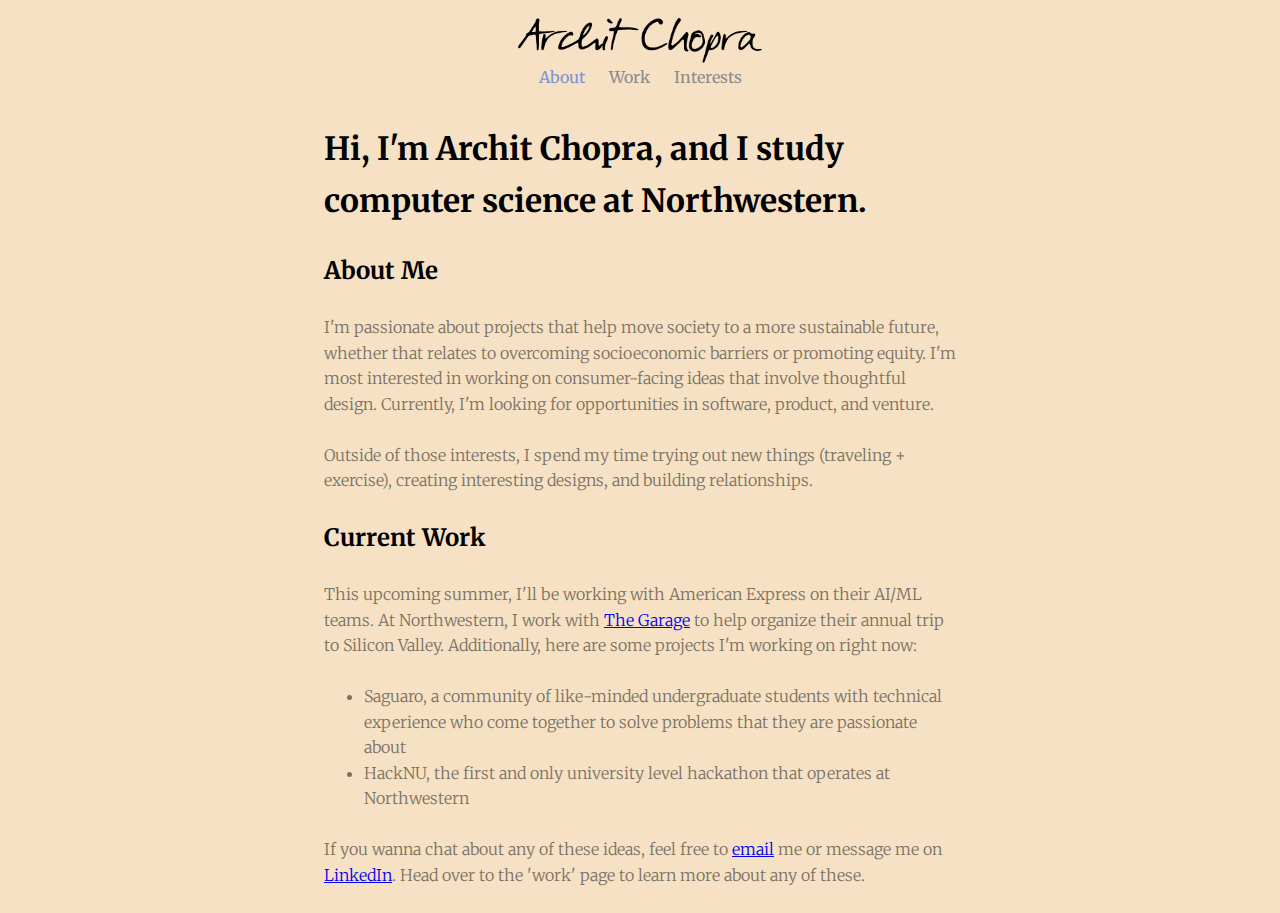
<file: index.html>
<!doctype html>

<html>
    <head>
        <title>Archit Chopra</title>
        <meta charset="utf-8">
        <meta name="viewport" content="width=device-width, initial-scale=1">
        <link rel="stylesheet" href="css/about.css">
        <link href="https://fonts.googleapis.com/css?family=Merriweather&display=swap" rel="stylesheet">
    </head>

    <body>
        <div class="header">
            <img src="Images/Logo.png" height="45">
            <div class="menu">
                <p class="selected">About</p>
                <p>
                    <a href="work.html">Work</a>
                </p>
                <p>
                    <a href="interests.html">Interests</a>
                </p>
                <!-- <p>Contact</p> -->
            </div>
        </div>

        <div class="about">
            <h1>Hi, I'm Archit Chopra, and I study computer science at Northwestern.</h1>
            <div class="me">
                <h2>About Me</h2>
                <p>I'm passionate about projects that help move society to a more
                sustainable future, whether that relates to overcoming socioeconomic
                barriers or promoting equity. I'm most interested in working on
                consumer-facing ideas that involve thoughtful design. Currently, I'm
                looking for opportunities in software, product, and venture.</p>
                <p>Outside of those interests, I spend my time trying out new things
                (traveling + exercise), creating interesting designs, and building
                relationships.</p>

                <h2>Current Work</h2>
                <p>This upcoming summer, I'll be working with American Express on
                their AI/ML teams. At Northwestern, I work with <a href="https://thegarage.northwestern.edu/">
                The Garage</a> to help organize their annual trip to Silicon Valley. Additionally,
                here are some projects I'm working on right now:</p>
                <ul>
                    <li>Saguaro, a community of like-minded undergraduate students with technical
                    experience who come together to solve problems that they are passionate about</li>
                    <li>HackNU, the first and only university level hackathon that operates at
                    Northwestern</li>
                </ul>
                <p>If you wanna chat about any of these ideas, feel free to
                <a href="mailto:ArchitChopra2022@u.northwestern.edu">email</a> me or message me on
                <a href="https://www.linkedin.com/in/archit-chopra-643886152/">LinkedIn</a>. Head over
                to the 'work' page to learn more about any of these.</p>
            </div>
        </div>
    </body>
</html>
</file>
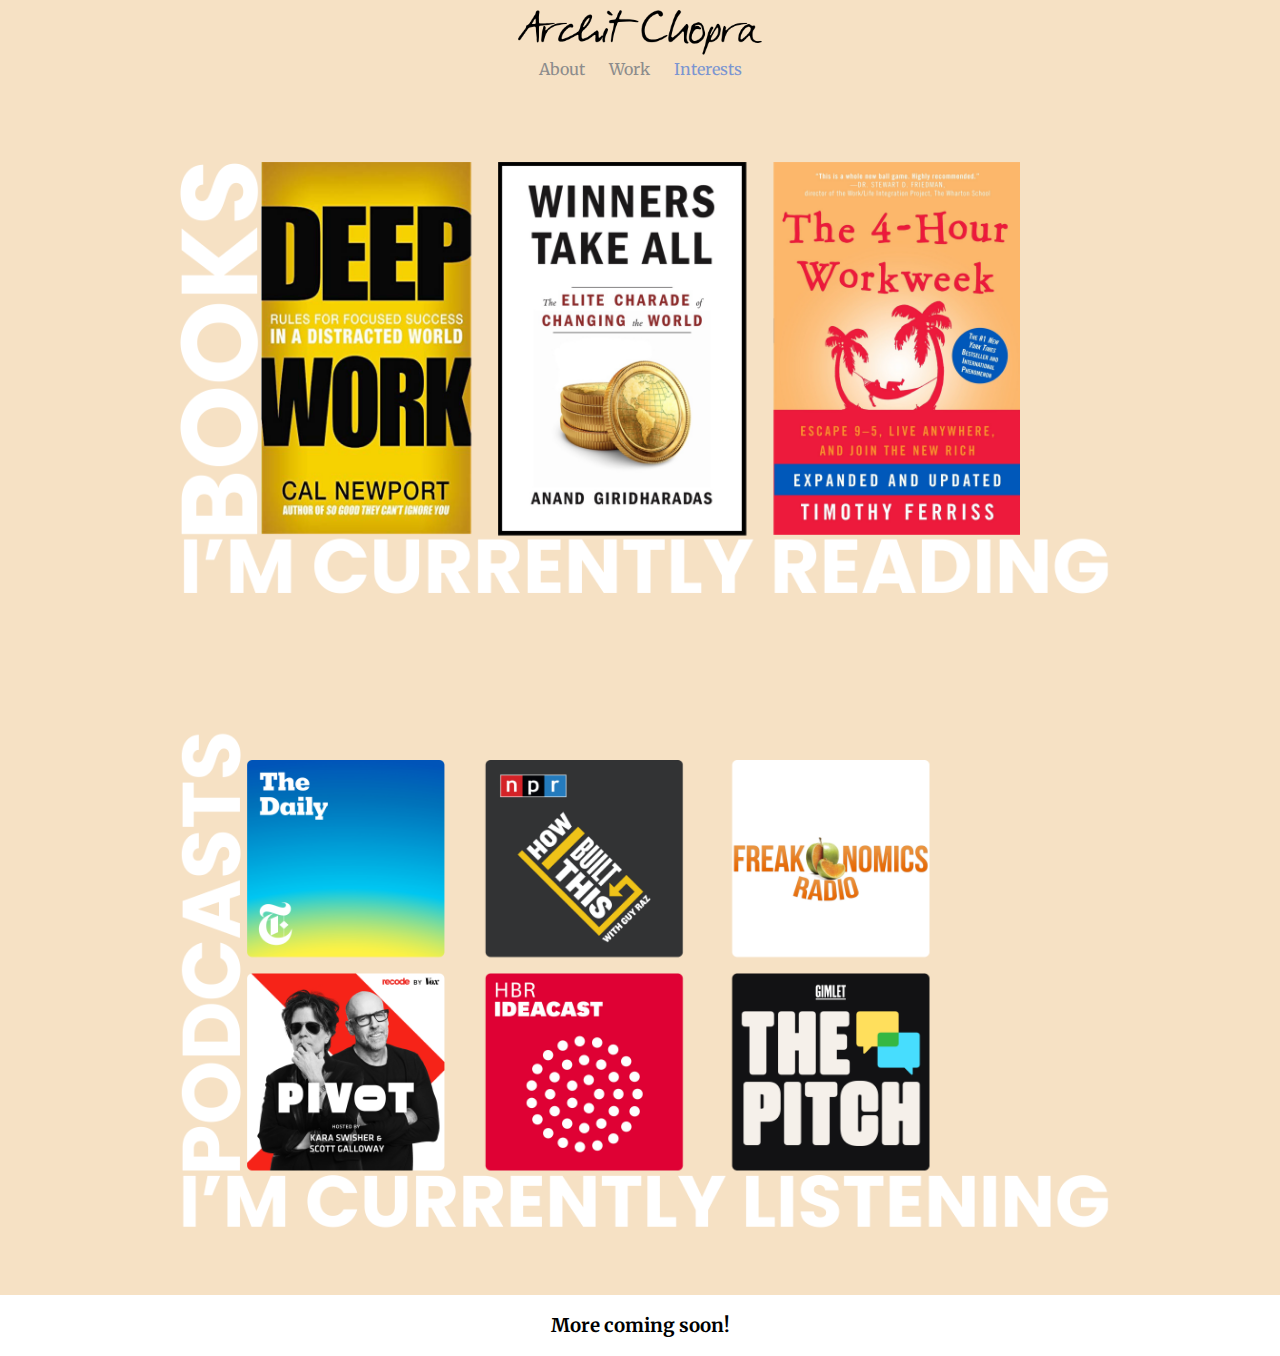
<file: interests.html>
<!doctype html>

<html>
    <head>
        <title>Archit Chopra</title>
        <meta charset="utf-8">
        <meta name="viewport" content="width=device-width, initial-scale=1">
        <link rel="stylesheet" href="css/interests.css">
        <link href="https://fonts.googleapis.com/css?family=Merriweather&display=swap" rel="stylesheet">
    </head>

    <body>
        <div class="header">
            <img src="Images/Logo.png" height="45">
            <div class="menu">
                <p>
                    <a href="index.html">About</a>
                </p>
                <p>
                    <a href="work.html">Work</a>
                </p>
                <p class="selected">Interests</p>
                <!-- <p>Contact</p> -->
            </div>
        </div>

        <div class="interests">
            <div class="books">
                <img src="Images/Books.png" />
            </div>
            <div class="podcasts">
                <img src="Images/Podcasts.png" />
            </div>
        </div>

        <div class="foot">
            <h3>More coming soon!</h3>
        </div>
    </body>
</html>
</file>
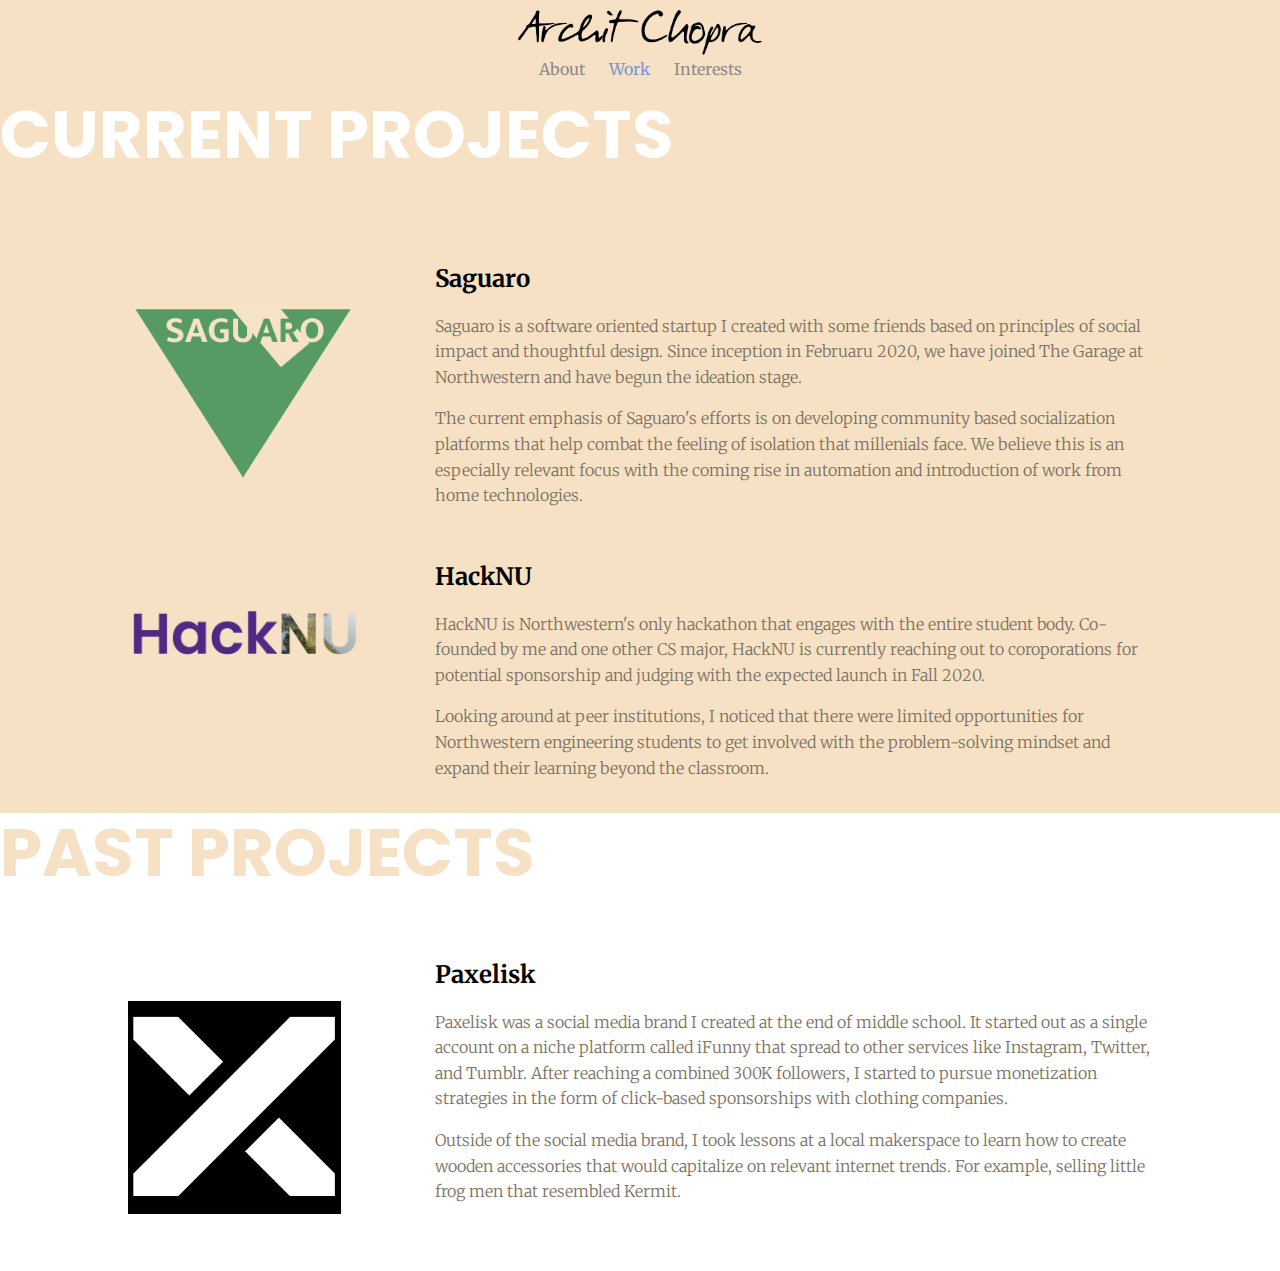
<file: work.html>
<!doctype html>

<html>
    <head>
        <title>Archit Chopra</title>
        <meta charset="utf-8">
        <meta name="viewport" content="width=device-width, initial-scale=1">
        <link rel="stylesheet" href="css/work.css">
        <link href="https://fonts.googleapis.com/css?family=Merriweather&display=swap" rel="stylesheet">
        <link href="https://fonts.googleapis.com/css2?family=Poppins:wght@800&display=swap" rel="stylesheet">
    </head>

    <body>
        <div class="header">
            <img src="Images/Logo.png" height="45">
            <div class="menu">
                <p>
                    <a href="index.html">About</a>
                </p>
                <p class="selected">Work</p>
                <p>
                    <a href="interests.html">Interests</a>
                </p>
                <!-- <p>Contact</p> -->
            </div>
        </div>

        <div class="work">
            <div class="current">
                <h1>CURRENT PROJECTS</h1>

                <div class="project">
                    <p class="pic">
                        <img src="Images/Saguaro.png" />
                    </p>
                    <div class="section">
                        <h2>Saguaro</h2>
                        <p>Saguaro is a software oriented startup I created
                        with some friends based on principles of social impact
                        and thoughtful design. Since inception in Februaru 2020,
                        we have joined The Garage at Northwestern and have begun
                        the ideation stage.</p>
                        <p>The current emphasis of Saguaro's efforts is on developing
                        community based socialization platforms that help combat
                        the feeling of isolation that millenials face. We believe this
                        is an especially relevant focus with the coming rise in automation
                        and introduction of work from home technologies. </p>
                    </div>
                </div>

                <div class="project">
                    <div class="pic">
                        <img src="Images/HackNU.png" />
                    </div>
                    <div class="section">
                        <h2>HackNU</h2>
                        <p>HackNU is Northwestern's only hackathon that engages with the
                        entire student body. Co-founded by me and one other CS major,
                        HackNU is currently reaching out to coroporations for potential
                        sponsorship and judging with the expected launch in Fall 2020.</p>
                        <p>Looking around at peer institutions, I noticed that there were
                        limited opportunities for Northwestern engineering students to get
                        involved with the problem-solving mindset and expand their learning
                        beyond the classroom. </p>
                    </div>
                </div>
            </div>

            <div class="past">
                <h1>PAST PROJECTS</h1>

                <div class="project">
                    <p class="pic">
                        <img src="Images/Paxelisk.jpg" />
                    </p>
                    <div class="section">
                        <h2>Paxelisk</h2>
                        <p>Paxelisk was a social media brand I created at the end of
                        middle school. It started out as a single account on a niche
                        platform called iFunny that spread to other services like
                        Instagram, Twitter, and Tumblr. After reaching a combined 300K
                        followers, I started to pursue monetization strategies in the form
                        of click-based sponsorships with clothing companies.</p>
                        <p>Outside of the social media brand, I took lessons at a local
                        makerspace to learn how to create wooden accessories that would
                        capitalize on relevant internet trends. For example, selling little
                        frog men that resembled Kermit.</p>
                    </div>
                </div>
            </div>
        </div>
    </body>
</html>
</file>
<file: css/about.css>
body {
    background-color: #f6e1c4;
    font-family: 'Merriweather', serif;
}

.header {
    text-align: center;
}

.header img {
    margin-top: 10px;
    margin-bottom: 0;
}

.header .menu p {
    display: inline-block;
    margin-top: 0;
    margin-left: 10px;
    margin-right: 10px;
    color: #8c8c8c;
}

.header .menu .selected {
    color: #7b95d1;
}

.header a {
    text-decoration: none;
    color: #8c8c8c;
}

.header a:hover {
    color: #7b95d1;
}

.about {
    margin: auto;
    width: 50%;
    line-height: 1.6;
}

.me{
    font-weight: normal;
}

.me h2 {
    margin-top: 25px;
}

.me p{
    margin-top: 25px;
    margin-bottom: 25px;

    color: #7b7263;
    font-weight: 100;
}

.me li {
    color: #7b7263;
    font-weight: 100;
}

@media (max-width: 900px) {
    .about {
        width: 80%;
    }
}
</file>
<file: css/interests.css>
body {
    background-color: white;
    margin: 0;
    font-family: 'Merriweather', serif;
}

.header {
    text-align: center;

    background-color: #f6e1c4;
}

.header img {
    margin-top: 10px;
    margin-bottom: 0;
}

.header .menu p {
    display: inline-block;
    margin-top: 0;
    margin-left: 10px;
    margin-right: 10px;
    color: #8c8c8c;
}

.header .menu .selected {
    color: #7b95d1;
}

.header a {
    text-decoration: none;
    color: #8c8c8c;
}

.header a:hover {
    color: #7b95d1;
}

.interests {
    margin: 0;
    width: 100%;
    background-color: #f6e1c4;
    text-align: center;


}

.interests img {
    margin: auto;
    padding-top: 3em;
    padding-bottom: 3em;

    max-width: 75%;
    max-height: 75%;
}

.foot {
    text-align: center;
}
</file>
<file: css/work.css>
body {
    background-color: white;
    margin: 0px;

}

.header {
    text-align: center;
    font-family: 'Merriweather', serif;

    background-color: #f6e1c4;
}

.header img {
    margin-top: 10px;
    margin-bottom: 0;
}

.header .menu p {
    display: inline-block;
    margin-top: 0;
    margin-left: 10px;
    margin-right: 10px;
    color: #8c8c8c;
}

.header .menu .selected {
    color: #7b95d1;
}

.header a {
    text-decoration: none;
    color: #8c8c8c;
}

.header a:hover {
    color: #7b95d1;
}

.work {
    font-family: 'Poppins', sans-serif;
    background-color: #f6e1c4;
}

.work p{
    color: #7b7263;
    font-weight: 100;

    line-height: 1.6;
}

.current h1{
    color: white;
    line-height: 1.2;
    font-weight: 700;
    font-size: 4.2em;
    margin-top: 0px;
    margin-left: 0px;
    margin-bottom: 1em;
}

.past {
    background-color: white;
}

.past h1 {
    color: #f6e1c4;
    line-height: 1.2;
    font-weight: 700;
    font-size: 4.2em;
    margin-top: 0px;
    margin-left: 0px;
}

.project {
    font-family: 'Merriweather', serif;
    width: 80%;
    margin: auto;
    margin-bottom: 1em;

    display: grid;
    grid-template-columns: 30% 70%;
    grid-template-areas: "img text";
}

.pic {
    max-width: 100%;
    vertical-align: middle;

}

.project img {
    margin: auto;
    padding-top: 15%;

    max-width: 75%;
    max-height: 75%;
}

@media (max-width: 900px) {
    .work h1{
        font-size: 3em;
        margin-bottom: 1em;
    }

    .project {
        grid-template-columns: 0% 100%;
    }
}
</file>
